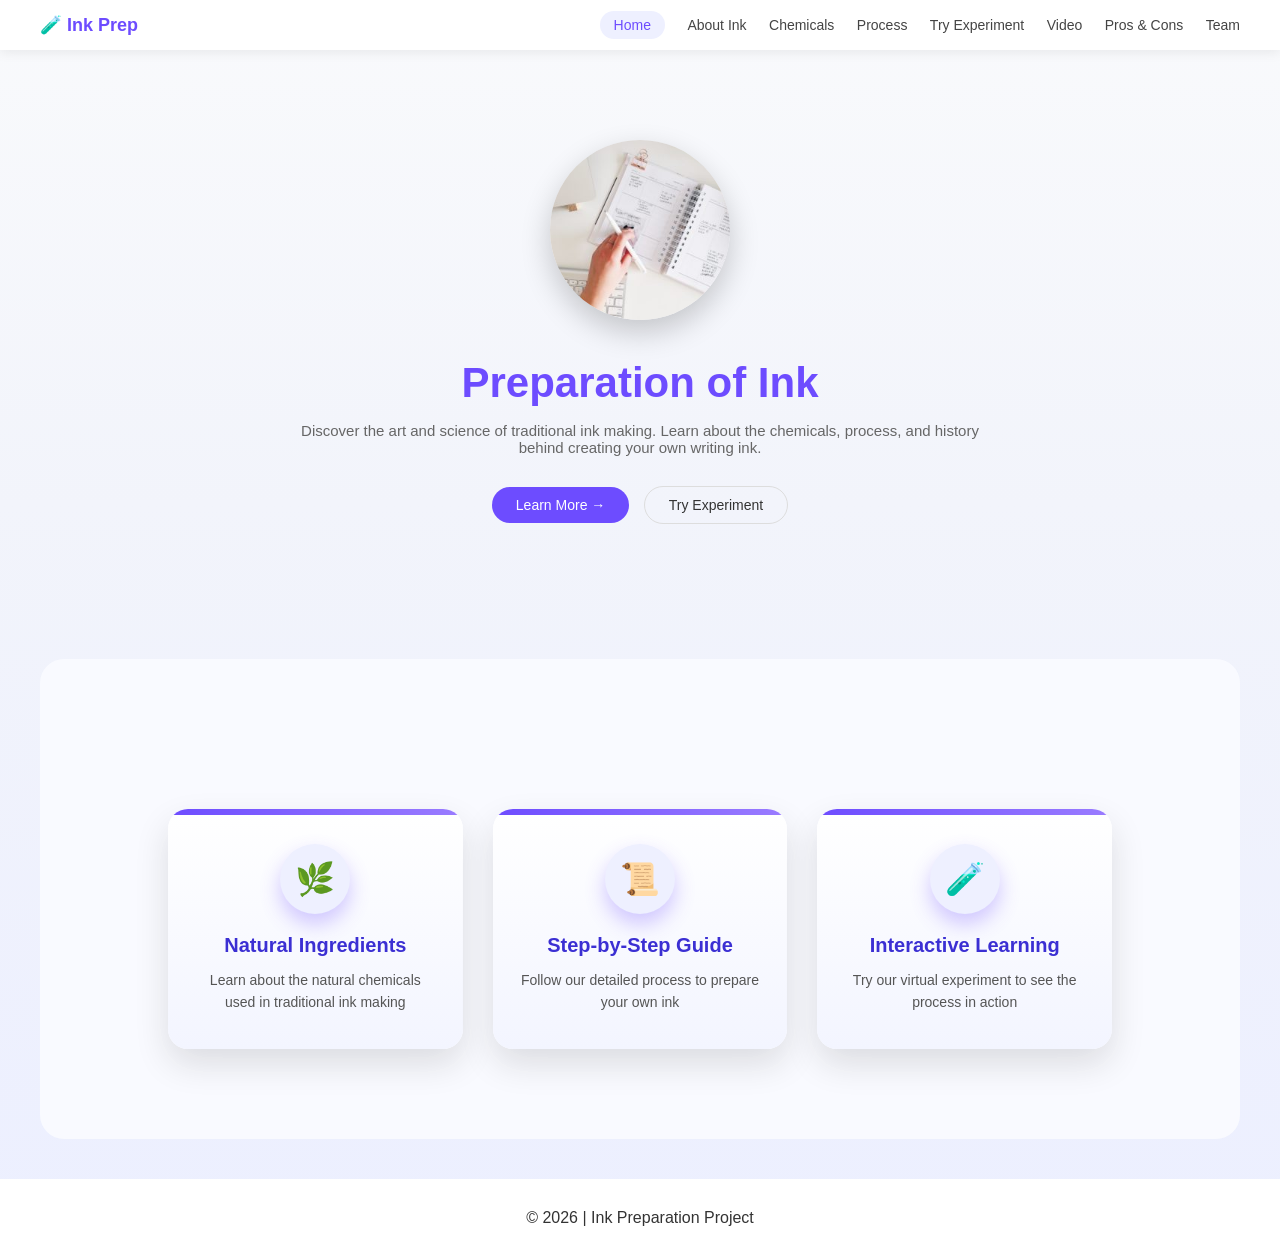
<file: index.html>
<!DOCTYPE html>
<html lang="en">
<head>
  <meta charset="UTF-8">
  <title>Ink Prep | Home</title>
  <link rel="stylesheet" href="style.css">
</head>
<body>

<header class="navbar">
  <div class="logo">🧪 Ink Prep</div>
  <nav>
    <a href="index.html" class="active">Home</a>
    <a href="about.html">About Ink</a>
    <a href="chemicals.html">Chemicals</a>
    <a href="process.html">Process</a>
    <a href="experiment.html">Try Experiment</a>
    <a href="video.html">Video</a>
    <a href="pros.html">Pros & Cons</a>
    <a href="team.html">Team</a>
  </nav>
</header>

<!-- HERO SECTION -->
<section class="hero">
  <img src="chem_proto.jpg" class="hero-image" alt="Ink Preparation">

  <h1>Preparation of Ink</h1>
  <p>
    Discover the art and science of traditional ink making.
    Learn about the chemicals, process, and history behind creating your own writing ink.
  </p>

  <div class="hero-buttons">
    <a href="about.html" class="btn primary">Learn More →</a>
    <a href="experiment.html" class="btn secondary">Try Experiment</a>
  </div>
</section>

<!-- FEATURES SECTION -->
<section class="section light">
  <div class="feature-grid">

    <div class="feature-card">
      <div class="feature-icon">🌿</div>
      <h3>Natural Ingredients</h3>
      <p>Learn about the natural chemicals used in traditional ink making</p>
    </div>

    <div class="feature-card">
      <div class="feature-icon">📜</div>
      <h3>Step-by-Step Guide</h3>
      <p>Follow our detailed process to prepare your own ink</p>
    </div>

    <div class="feature-card">
      <div class="feature-icon">🧪</div>
      <h3>Interactive Learning</h3>
      <p>Try our virtual experiment to see the process in action</p>
    </div>

  </div>
</section>

<footer class="footer">
  © 2026 | Ink Preparation Project
</footer>

</body>
</html>
</file>
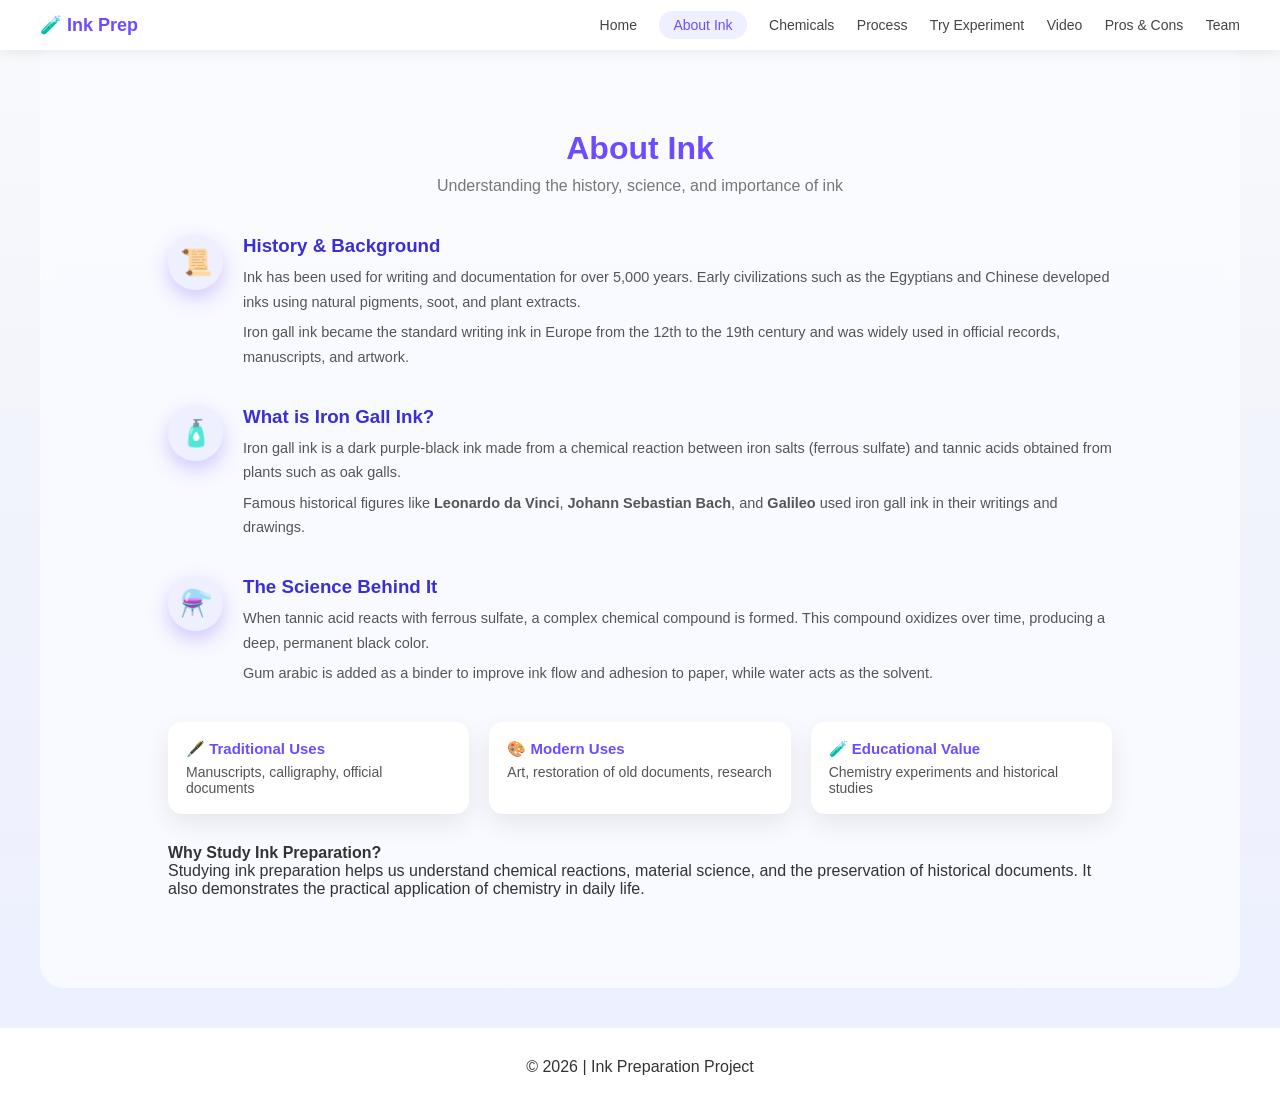
<file: about.html>
<!DOCTYPE html>
<html>
<head>
  <title>Ink Prep | About</title>
  <link rel="stylesheet" href="style.css">
</head>
<body>

<header class="navbar">
  <div class="logo">🧪 Ink Prep</div>
  <nav>
    <a href="index.html">Home</a>
    <a href="about.html" class="active">About Ink</a>
    <a href="chemicals.html">Chemicals</a>
    <a href="process.html">Process</a>
    <a href="experiment.html">Try Experiment</a>
    <a href="video.html">Video</a>
    <a href="pros.html">Pros & Cons</a>
    <a href="team.html">Team</a>
  </nav>
</header>

<section class="section light">
  <h2>About Ink</h2>
  <p class="subtitle">Understanding the history, science, and importance of ink</p>

  <div class="content-box">

    <!-- History -->
    <div class="about-block">
      <div class="about-icon">📜</div>
      <div>
        <h3>History & Background</h3>
        <p>
          Ink has been used for writing and documentation for over 5,000 years.
          Early civilizations such as the Egyptians and Chinese developed inks
          using natural pigments, soot, and plant extracts.
        </p>
        <p>
          Iron gall ink became the standard writing ink in Europe from the
          12th to the 19th century and was widely used in official records,
          manuscripts, and artwork.
        </p>
      </div>
    </div>

    <!-- What is ink -->
    <div class="about-block">
      <div class="about-icon">🧴</div>
      <div>
        <h3>What is Iron Gall Ink?</h3>
        <p>
          Iron gall ink is a dark purple-black ink made from a chemical reaction
          between iron salts (ferrous sulfate) and tannic acids obtained from
          plants such as oak galls.
        </p>
        <p>
          Famous historical figures like <b>Leonardo da Vinci</b>,
          <b>Johann Sebastian Bach</b>, and <b>Galileo</b> used iron gall ink
          in their writings and drawings.
        </p>
      </div>
    </div>

    <!-- Science -->
    <div class="about-block">
      <div class="about-icon">⚗️</div>
      <div>
        <h3>The Science Behind It</h3>
        <p>
          When tannic acid reacts with ferrous sulfate, a complex chemical
          compound is formed. This compound oxidizes over time, producing
          a deep, permanent black color.
        </p>
        <p>
          Gum arabic is added as a binder to improve ink flow and adhesion
          to paper, while water acts as the solvent.
        </p>
      </div>
    </div>

    <!-- Uses -->
    <div class="about-grid">
      <div class="info-mini">
        <h4>🖋️ Traditional Uses</h4>
        <p>Manuscripts, calligraphy, official documents</p>
      </div>
      <div class="info-mini">
        <h4>🎨 Modern Uses</h4>
        <p>Art, restoration of old documents, research</p>
      </div>
      <div class="info-mini">
        <h4>🧪 Educational Value</h4>
        <p>Chemistry experiments and historical studies</p>
      </div>
    </div>

    <!-- Highlight -->
    <div class="highlight-box">
      <h4>Why Study Ink Preparation?</h4>
      <p>
        Studying ink preparation helps us understand chemical reactions,
        material science, and the preservation of historical documents.
        It also demonstrates the practical application of chemistry in daily life.
      </p>
    </div>

  </div>
</section>

<footer class="footer">© 2026 | Ink Preparation Project</footer>
</body>
</html>
</file>
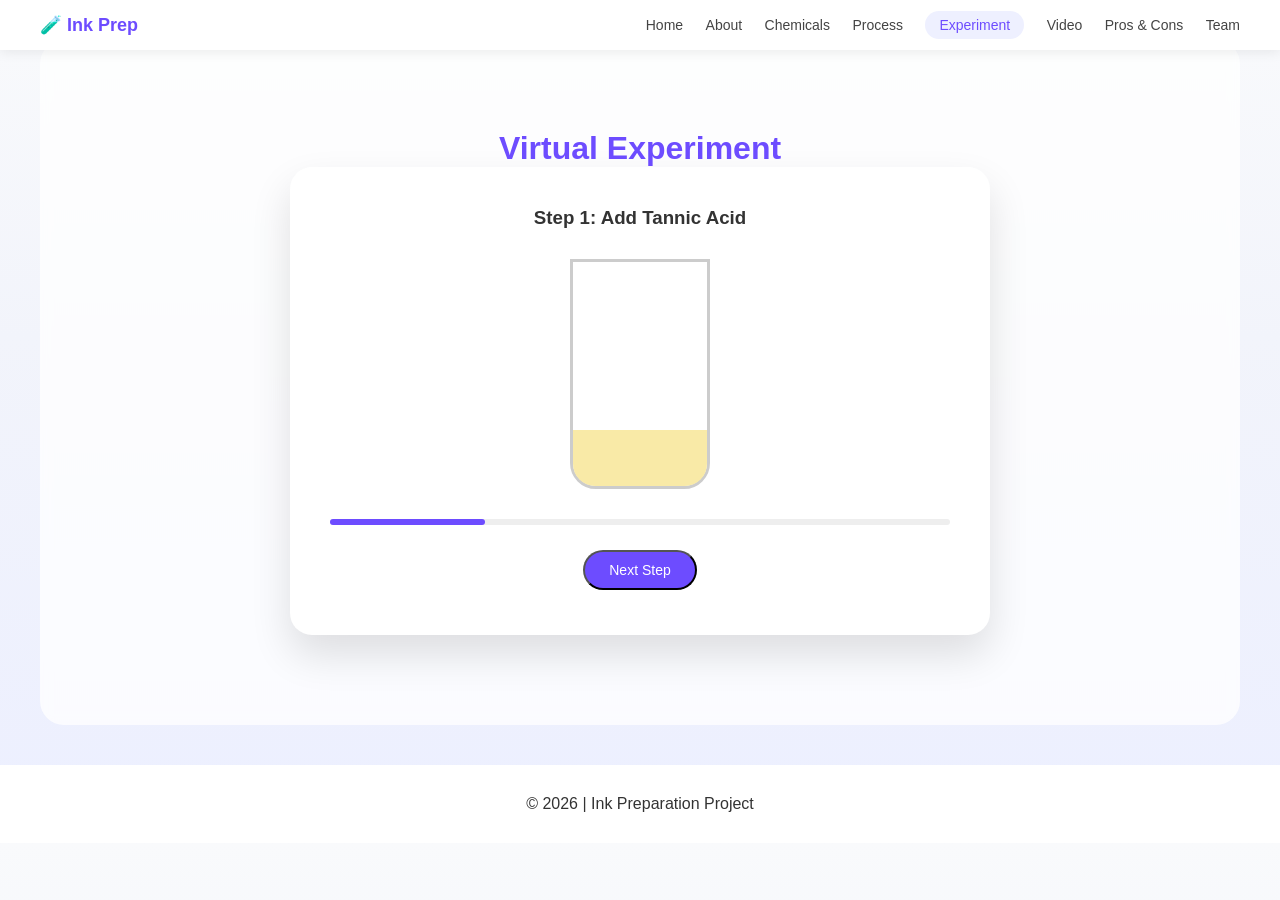
<file: experiment.html>
<!DOCTYPE html>
<html>
<head>
  <title>Virtual Experiment</title>
  <link rel="stylesheet" href="style.css">
</head>
<body>

<header class="navbar">
  <div class="logo">🧪 Ink Prep</div>
  <nav>
    <a href="index.html">Home</a>
    <a href="about.html">About</a>
    <a href="chemicals.html">Chemicals</a>
    <a href="process.html">Process</a>
    <a class="active" href="experiment.html">Experiment</a>
    <a href="video.html">Video</a>
    <a href="pros.html">Pros & Cons</a>
    <a href="team.html">Team</a>
  </nav>
</header>

<section class="section">
  <h2>Virtual Experiment</h2>

  <div class="experiment-box">
    <h3 id="expTitle">Step 1: Add Tannic Acid</h3>

    <div class="beaker">
      <div class="liquid" id="liquid"></div>
    </div>

    <div class="progress-bar">
      <div class="progress" id="progress"></div>
    </div>

    <button class="btn primary" onclick="nextStep()">Next Step</button>
  </div>
</section>

<script src="script.js"></script>

<footer class="footer">© 2026 | Ink Preparation Project</footer>

</body>
</html>
</file>
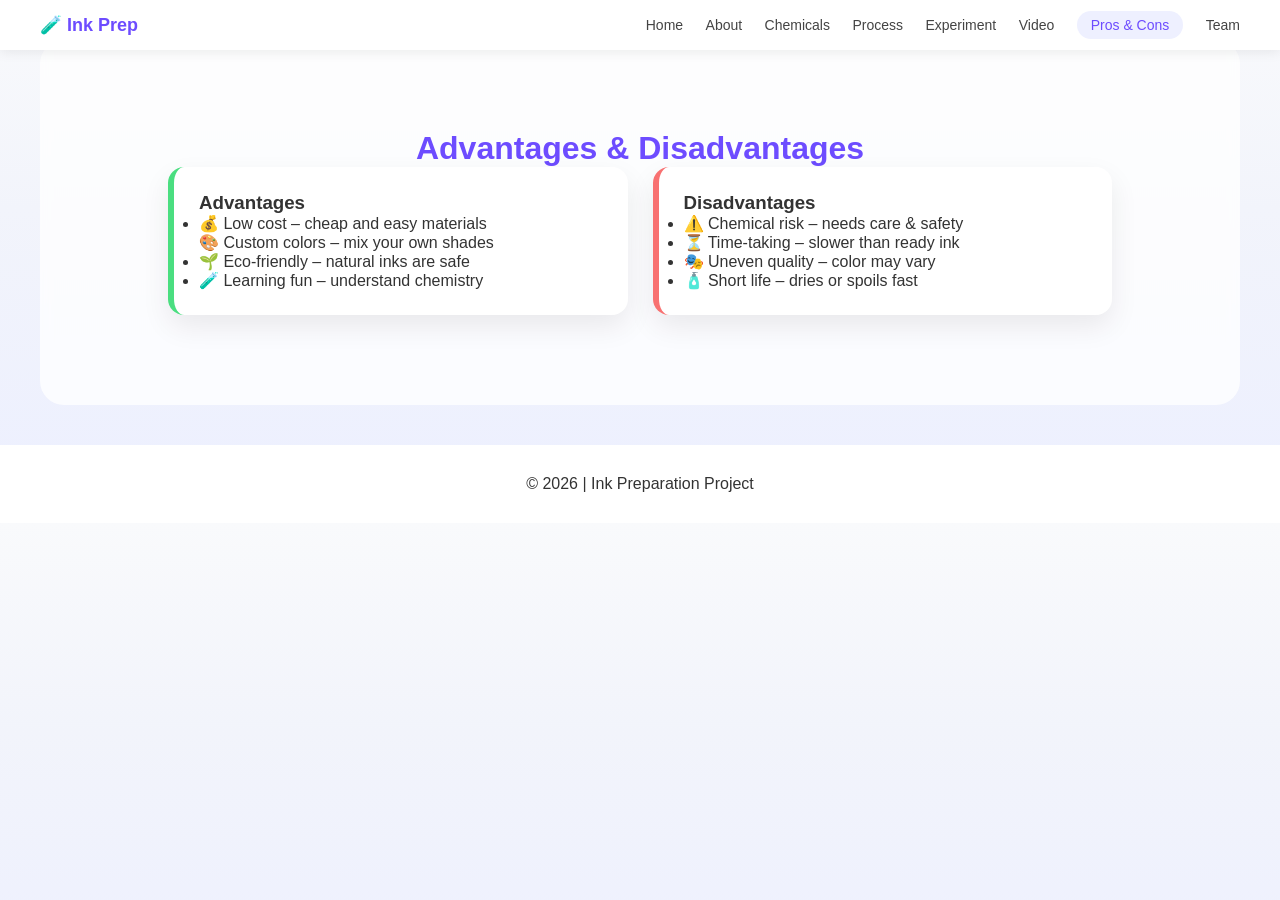
<file: pros.html>
<!DOCTYPE html>
<html>
<head>
  <title>Pros and Cons</title>
  <link rel="stylesheet" href="style.css">
</head>
<body>

<header class="navbar">
  <div class="logo">🧪 Ink Prep</div>
  <nav>
    <a href="index.html">Home</a>
    <a href="about.html">About</a>
    <a href="chemicals.html">Chemicals</a>
    <a href="process.html">Process</a>
    <a href="experiment.html">Experiment</a>
    <a href="video.html">Video</a>
    <a class="active" href="pros.html">Pros & Cons</a>
    <a href="team.html">Team</a>
  </nav>
</header>


<section class="section">
  <h2 class="fade">Advantages & Disadvantages</h2>

  <div class="two-col">
    <div class="info-card success slide">
      <h3>Advantages</h3>
      <ul>
        <li>💰 Low cost – cheap and easy materials</li>
        <l<i>🎨 Custom colors – mix your own shades</li>
        <li>🌱 Eco-friendly – natural inks are safe</li>
        <li>🧪 Learning fun – understand chemistry</li>
      </ul>
    </div>

    <div class="info-card danger slide">
      <h3>Disadvantages</h3>
      <ul>
        <li>⚠️ Chemical risk – needs care & safety</li>
        <li>⏳ Time-taking – slower than ready ink</li>
        <li>🎭 Uneven quality – color may vary</li>
        <li>🧴 Short life – dries or spoils fast</li>
      </ul>
    </div>
  </div>
</section>

<footer class="footer">© 2026 | Ink Preparation Project</footer>

</body>
</html>
</file>
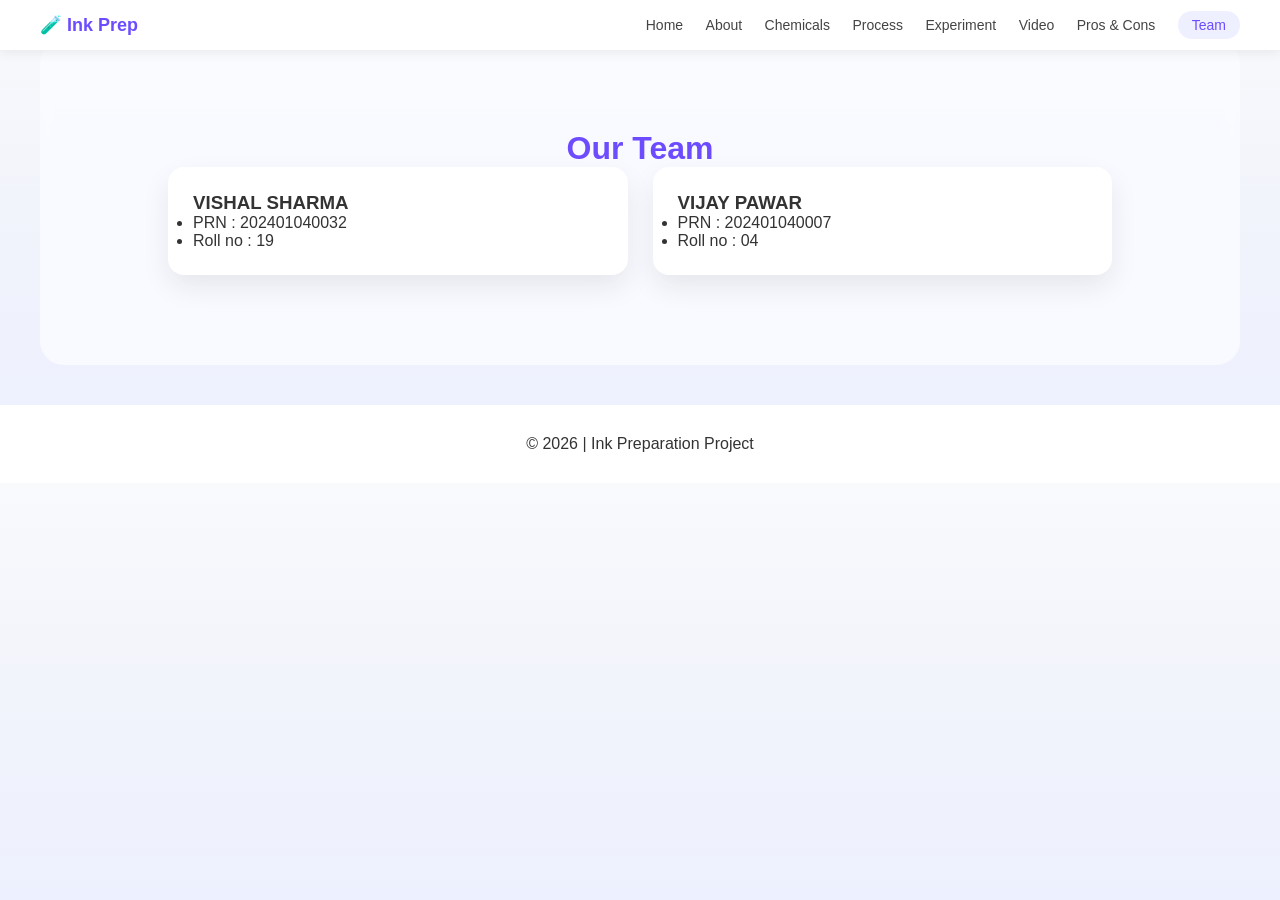
<file: team.html>
<!DOCTYPE html>
<html>
<head>
  <title>Our Team</title>
  <link rel="stylesheet" href="style.css">
</head>
<body>

<header class="navbar">
  <div class="logo">🧪 Ink Prep</div>
  <nav>
    <a href="index.html">Home</a>
    <a href="about.html">About</a>
    <a href="chemicals.html">Chemicals</a>
    <a href="process.html">Process</a>
    <a href="experiment.html">Experiment</a>
    <a href="video.html">Video</a>
    <a href="pros.html">Pros & Cons</a>
    <a class="active" href="team.html">Team</a>
  </nav>
</header>

<section class="section light">
  <h2>Our Team</h2>

  <div class="card-grid">
    <div class="team-card"> 
      <h3>VISHAL SHARMA</h3>
      <ul>
        <li>PRN : 202401040032</li>
        <li>Roll no : 19</li>
      </ul>
    </div>
    <div class="team-card">
      <h3>VIJAY PAWAR</h3>
      <ul>
        <li>PRN : 202401040007</li>
        <li>Roll no : 04</li>
      </ul>
    </div>
  </div>
</section>

<footer class="footer">© 2026 | Ink Preparation Project</footer>

</body>
</html>
</file>
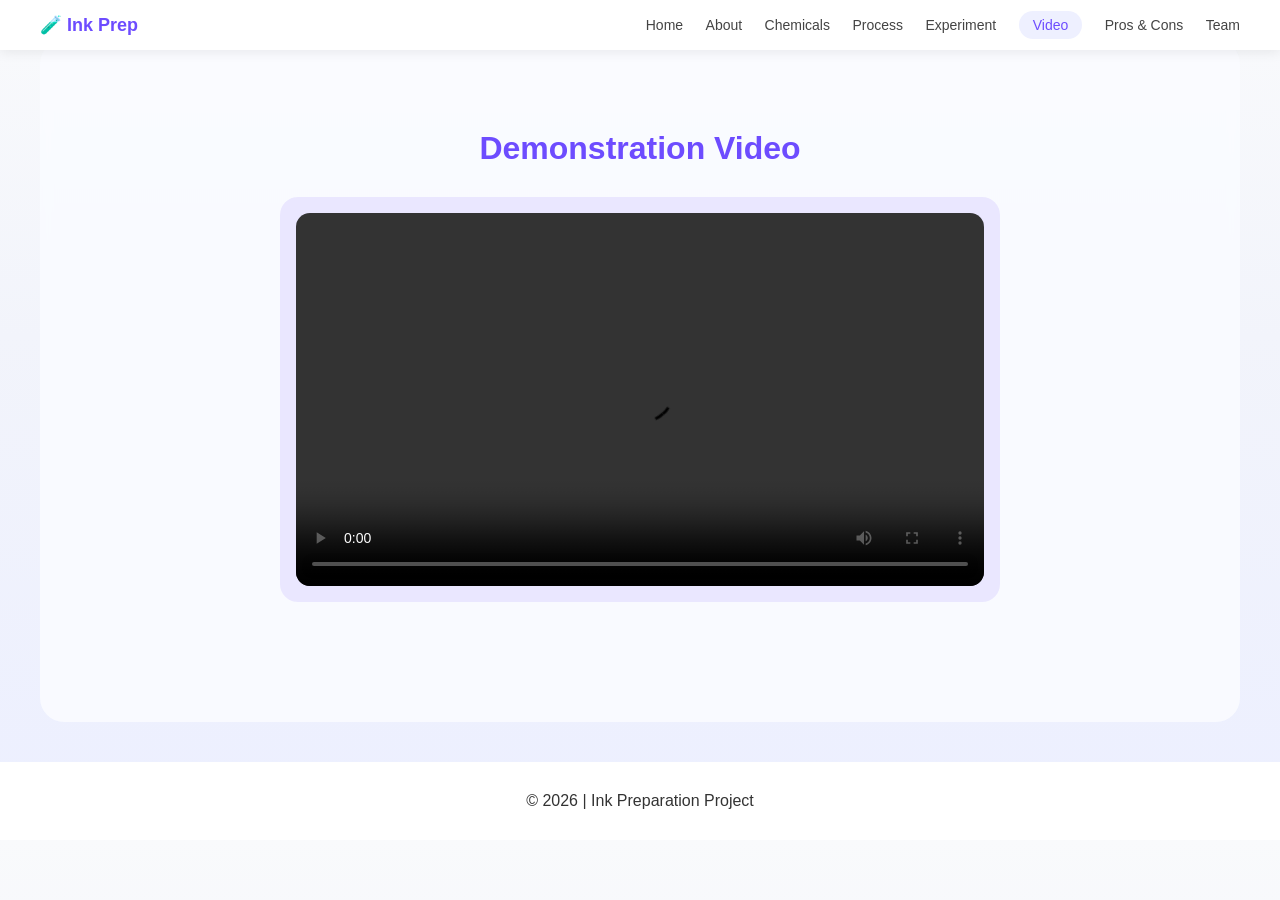
<file: video.html>
<!DOCTYPE html>
<html>
<head>
  <title>Video</title>
  <link rel="stylesheet" href="style.css">
</head>
<body>

<header class="navbar">
  <div class="logo">🧪 Ink Prep</div>
  <nav>
    <a href="index.html">Home</a>
    <a href="about.html">About</a>
    <a href="chemicals.html">Chemicals</a>
    <a href="process.html">Process</a>
    <a href="experiment.html">Experiment</a>
    <a class="active" href="video.html">Video</a>
    <a href="pros.html">Pros & Cons</a>
    <a href="team.html">Team</a>
  </nav>
</header>

<section class="section light">
  <h2>Demonstration Video</h2>

  <div class="video-box">
    <video controls>
      <source src="chem_proto.mp4" type="video/mp4">
      Your browser does not support the video tag.
    </video>
  </div>
</section>

<footer class="footer">© 2026 | Ink Preparation Project</footer>

</body>
</html>
</file>
<file: style.css>
/* ================= RESET ================= */
*{
  margin:0;
  padding:0;
  box-sizing:border-box;
  font-family:"Segoe UI", Arial, sans-serif;
}

html{
  scroll-behavior:smooth;
}

/* ================= BODY BACKGROUND (PROFESSIONAL) ================= */
body{
  background: linear-gradient(
    180deg,
    #f9fafc 0%,
    #f2f4fb 40%,
    #ecefff 100%
  );
  color:#333;
}

/* ================= NAVBAR ================= */
.navbar{
  position:fixed;
  top:0;
  width:100%;
  background:#ffffff;
  padding:14px 40px;
  display:flex;
  justify-content:space-between;
  align-items:center;
  box-shadow:0 2px 12px rgba(0,0,0,0.08);
  z-index:1000;
}

.logo{
  font-size:18px;
  font-weight:600;
  color:#6d4cff;
}

.navbar a{
  margin-left:18px;
  text-decoration:none;
  color:#444;
  font-size:14px;
}

.navbar a.active{
  background:#eef0ff;
  padding:6px 14px;
  border-radius:14px;
  color:#6d4cff;
}

/* ================= HERO ================= */
.hero{
  padding:140px 10% 90px;
  text-align:center;
}

.hero-image{
  width:180px;
  height:180px;
  border-radius:50%;
  object-fit:cover;
  box-shadow:0 12px 30px rgba(0,0,0,0.2);
  margin-bottom:20px;
}

.hero h1{
  font-size:42px;
  color:#6d4cff;
  margin:15px 0;
}

.hero p{
  max-width:720px;
  margin:auto;
  color:#666;
  font-size:15px;
}

/* ================= BUTTONS ================= */
.hero-buttons{
  margin-top:25px;
}

.btn{
  padding:10px 24px;
  border-radius:22px;
  text-decoration:none;
  font-size:14px;
  margin:5px;
  display:inline-block;
  transition:.3s;
}

.primary{
  background:#6d4cff;
  color:#fff;
}

.primary:hover{
  background:#5842d6;
}

.secondary{
  border:1px solid #ddd;
  color:#333;
}

.secondary:hover{
  background:#eef0ff;
}

/* ================= FEATURE SECTION ================= */
.feature-grid{
  display:grid;
  grid-template-columns:repeat(auto-fit,minmax(240px,1fr));
  gap:30px;
  margin-top:60px;
}

.feature-card{
  background:linear-gradient(180deg,#ffffff,#f3f5ff);
  padding:35px 25px;
  border-radius:20px;
  text-align:center;
  position:relative;
  box-shadow:0 15px 35px rgba(0,0,0,0.12);
  transition:.35s ease;
  overflow:hidden;
}

.feature-card::before{
  content:"";
  position:absolute;
  top:0;
  left:0;
  width:100%;
  height:6px;
  background:linear-gradient(90deg,#6d4cff,#9a7cff);
}

.feature-card:hover{
  transform:translateY(-10px);
  box-shadow:0 25px 45px rgba(0,0,0,0.18);
}

.feature-icon{
  width:70px;
  height:70px;
  background:#eef0ff;
  border-radius:50%;
  display:flex;
  align-items:center;
  justify-content:center;
  font-size:32px;
  margin:0 auto 20px;
  box-shadow:0 10px 20px rgba(109,76,255,0.3);
  transition:.3s;
}

.feature-card:hover .feature-icon{
  background:#6d4cff;
  color:#fff;
}

.feature-card h3{
  color:#3b2fd3;
  margin-bottom:12px;
  font-size:20px;
}

.feature-card p{
  color:#555;
  font-size:14px;
  line-height:1.6;
}

/* ================= SECTION CONTAINER (BONUS STYLE) ================= */
.section{
  padding:90px 10%;
  background:rgba(255,255,255,0.75);
  backdrop-filter:blur(6px);
  border-radius:24px;
  margin:40px auto;
  max-width:1200px;
}

.light{
  background:rgba(250,251,255,0.9);
}

.section h2{
  text-align:center;
  color:#6d4cff;
  font-size:32px;
}

.subtitle{
  text-align:center;
  color:#777;
  margin:10px 0 40px;
}

/* ================= CARDS ================= */
.card-grid,
.two-col{
  display:grid;
  gap:25px;
}

.card-grid{
  grid-template-columns:repeat(auto-fit,minmax(240px,1fr));
}

.two-col{
  grid-template-columns:1fr 1fr;
}

.info-card,
.team-card{
  background:#ffffff;
  padding:25px;
  border-radius:16px;
  box-shadow:0 12px 28px rgba(0,0,0,0.08);
  transition:.3s;
}

.info-card:hover,
.team-card:hover{
  transform:translateY(-6px);
}

/* ================= ABOUT ================= */
/* ===== ABOUT SECTION ENHANCEMENTS ===== */

.about-block{
  display:flex;
  gap:20px;
  margin-bottom:30px;
  align-items:flex-start;
}

.about-icon{
  width:55px;
  height:55px;
  border-radius:50%;
  background:#eef0ff;
  display:flex;
  align-items:center;
  justify-content:center;
  font-size:26px;
  box-shadow:0 8px 20px rgba(109,76,255,0.3);
  flex-shrink:0;
}

.about-block h3{
  color:#3b2fd3;
  margin-bottom:8px;
}

.about-block p{
  color:#555;
  font-size:14.5px;
  line-height:1.7;
  margin-bottom:6px;
}

/* Small info cards */
.about-grid{
  display:grid;
  grid-template-columns:repeat(auto-fit,minmax(220px,1fr));
  gap:20px;
  margin:30px 0;
}

.info-mini{
  background:#ffffff;
  padding:18px;
  border-radius:14px;
  box-shadow:0 10px 25px rgba(0,0,0,0.08);
}

.info-mini h4{
  color:#6d4cff;
  margin-bottom:6px;
  font-size:15px;
}

.info-mini p{
  font-size:14px;
  color:#555;
}


/* ================= PROCESS ================= */
.step-card{
  display:flex;
  align-items:center;
  background:#ffffff;
  padding:18px;
  border-radius:14px;
  margin:16px auto;
  max-width:800px;
  box-shadow:0 8px 22px rgba(0,0,0,0.08);
}

.step-card span{
  width:40px;
  height:40px;
  border-radius:50%;
  background:#6d4cff;
  color:#ffffff;
  display:flex;
  align-items:center;
  justify-content:center;
  margin-right:20px;
}

/* ================= EXPERIMENT ================= */
.experiment-box{
  background:#ffffff;
  padding:40px;
  border-radius:22px;
  max-width:700px;
  margin:auto;
  text-align:center;
  box-shadow:0 20px 40px rgba(0,0,0,0.12);
}

.beaker{
  width:140px;
  height:230px;
  border:3px solid #ccc;
  border-radius:0 0 26px 26px;
  margin:30px auto;
  position:relative;
}

.liquid{
  position:absolute;
  bottom:0;
  width:100%;
  height:25%;
  background:#f9eaa7;
  border-radius:0 0 22px 22px;
  transition:.6s;
}

.progress-bar{
  height:6px;
  background:#eee;
  border-radius:10px;
  margin:20px 0;
}

.progress{
  height:100%;
  width:25%;
  background:#6d4cff;
  border-radius:10px;
  transition:.6s;
}

/* ================= VIDEO ================= */
.video-box{
  background:#eae7ff;
  padding:16px;
  border-radius:18px;
  max-width:720px;
  margin:30px auto;
  aspect-ratio:16/9;
  display:flex;
  align-items:center;
  justify-content:center;
}

.video-box video{
  width:100%;
  height:100%;
  object-fit:contain;
  border-radius:14px;
}



/* ================= PROS ================= */
.success{
  border-left:6px solid #4ade80;
}

.danger{
  border-left:6px solid #f87171;
}

/* ================= FOOTER ================= */
.footer{
  text-align:center;
  padding:30px;
  background:#ffffff;
  margin-top:40px;
}

/* ================= ANIMATIONS ================= */
.fade{animation:fadeIn 1s ease forwards}
.slide{animation:slideUp 1s ease forwards}
.zoom{animation:zoomIn .8s ease forwards}

@keyframes fadeIn{
  from{opacity:0}
  to{opacity:1}
}

@keyframes slideUp{
  from{opacity:0;transform:translateY(30px)}
  to{opacity:1;transform:translateY(0)}
}

@keyframes zoomIn{
  from{opacity:0;transform:scale(0.9)}
  to{opacity:1;transform:scale(1)}
}
</file>
